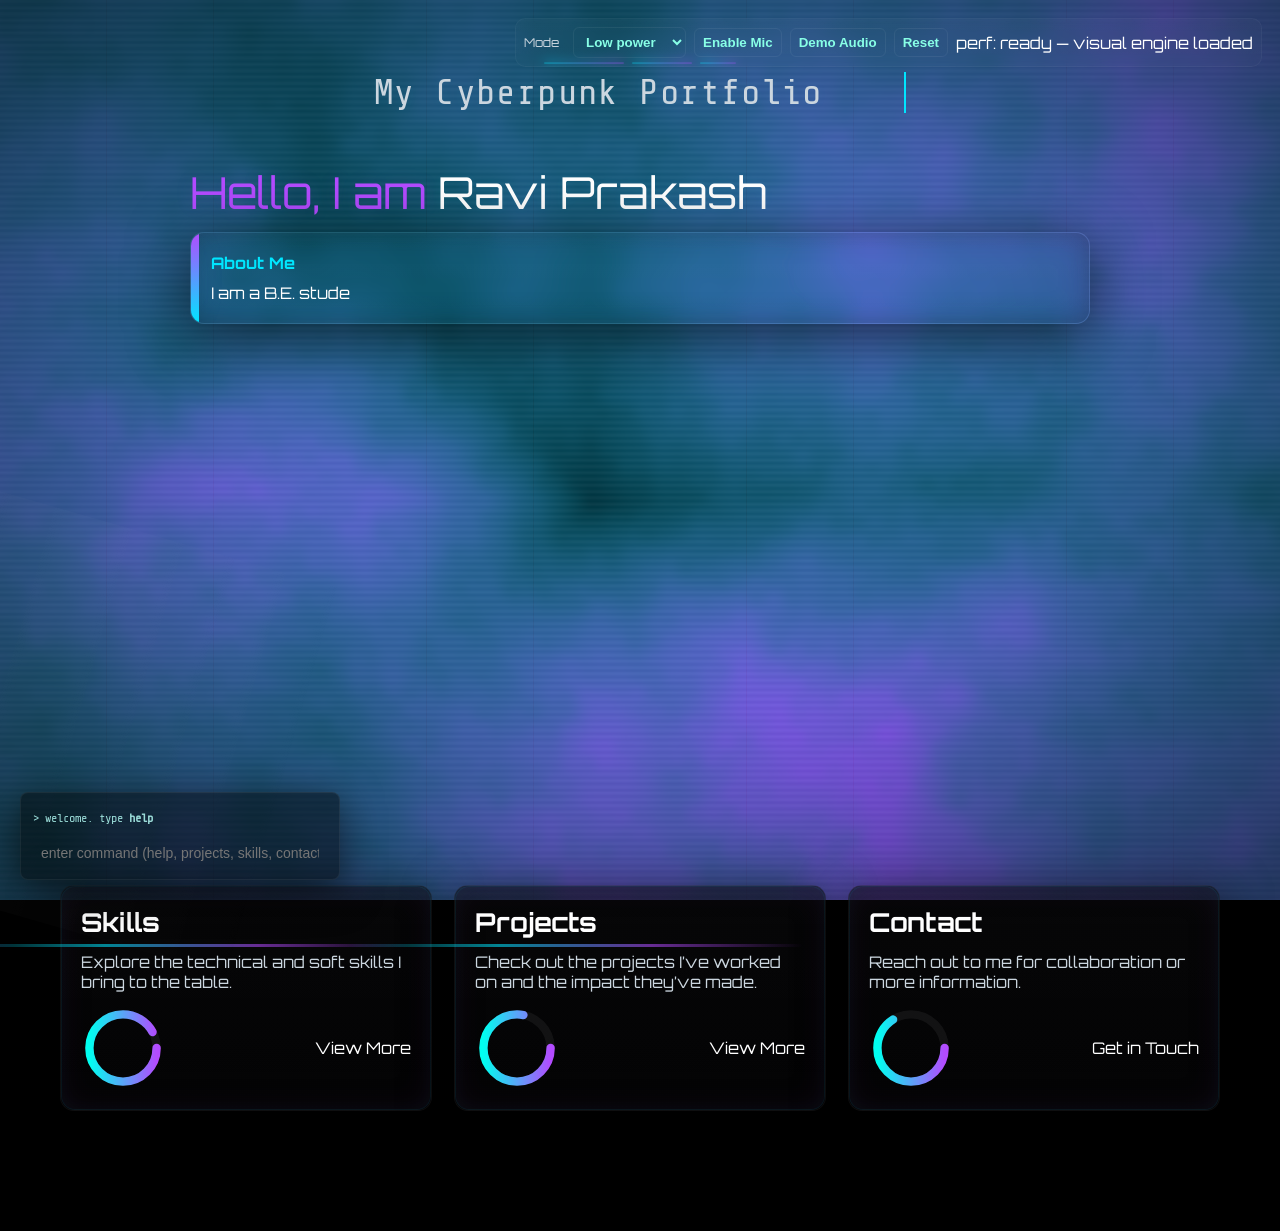
<file: index.html>
<!doctype html>
<html lang="en">
<head>
<meta charset="utf-8" />
<meta name="viewport" content="width=device-width,initial-scale=1" />
<link rel="icon" type="image/png" href="favicon.png">
<title>My Cyberpunk Portfolio — Home</title>
<meta name="description" content="Ravi Prakash — B.E. CSE student passionate about front-end development and meaningful projects." />

<!-- Fonts -->
<link href="https://fonts.googleapis.com/css2?family=Orbitron:wght@400;700&family=Share+Tech+Mono&display=swap" rel="stylesheet">

<link rel="stylesheet" href="css/index.css">
</head>
<body>

<!-- WebGL shader canvas (background, multi-uniform) -->
<canvas id="bg-shader" aria-hidden="true"></canvas>

<!-- canvas particles (additive) -->
<canvas id="particles" aria-hidden="true"></canvas>

<!-- overlay scanlines -->
<div class="screen-overlay" aria-hidden="true"></div>

<!-- SPA dark overlay (prevents white flash during navigation) -->
<div id="spa-overlay" aria-hidden="true"></div>

<!-- top controls: performance toggle, mic/demo audio, visuals -->
<div class="top-controls" role="toolbar" aria-label="Visual controls">
  <label>Mode</label>
  <select id="modeSelect" title="Visual mode">
    <option value="max">Max visuals</option>
    <option value="balanced">Balanced</option>
    <option value="low">Low power</option>
  </select>
  <button id="micBtn">Enable Mic</button>
  <button id="demoAudioBtn">Demo Audio</button>
  <button id="resetBtn">Reset</button>
  <div class="perf-indicator" id="perf">perf: ready</div>
</div>

<!-- main content -->
<div class="page" role="main" aria-label="Portfolio main">
  <header>
    <div class="hud" aria-hidden="true"><span></span><span style="width:60px"></span><span style="width:36px"></span></div>
    <div class="title">My Cyberpunk Portfolio</div>
  </header>

  <!-- intro -->
  <section class="homePage" id="home" aria-label="Home">
    <div class="intro">
      <p class="name">Hello, I am <span>Ravi Prakash</span></p>

      <div class="aboutme" role="region" aria-label="About me panel">
        <div class="accent-line" aria-hidden="true"></div>
        <h2>About Me</h2>
        <div id="about-text" aria-live="polite"></div>
      </div>
    </div>
  </section>

  <!-- cards -->
  <nav class="card-container" aria-label="Primary navigation">
    <a class="card" href="skills.html" data-progress="92" aria-label="Skills">
      <div class="sweep" aria-hidden="true"></div>
      <div class="data-flow" aria-hidden="true"></div>
      <div class="corner" aria-hidden="true"><div class="line"></div></div>
      <h3 data-text="Skills">Skills</h3>
      <p>Explore the technical and soft skills I bring to the table.</p>
      <div style="display:flex;justify-content:space-between;align-items:center;">
        <svg class="gauge" viewBox="0 0 100 100" aria-hidden="true">
          <defs><linearGradient id="g1"><stop offset="0%" stop-color="#00fff0"/><stop offset="100%" stop-color="#b34bff"/></linearGradient></defs>
          <circle cx="50" cy="50" r="40" stroke="rgba(255,255,255,0.06)" stroke-width="10" fill="none"></circle>
          <circle class="gauge-fill" cx="50" cy="50" r="40" stroke="url(#g1)" stroke-width="10" stroke-linecap="round" fill="none" stroke-dasharray="251.2" stroke-dashoffset="25"></circle>
        </svg>
        <span class="btn-like">View More</span>
      </div>
    </a>

    <a class="card" href="projects.html" data-progress="78" aria-label="Projects">
      <div class="sweep" aria-hidden="true"></div>
      <div class="data-flow" aria-hidden="true"></div>
      <div class="corner" aria-hidden="true"><div class="line"></div></div>
      <h3 data-text="Projects">Projects</h3>
      <p>Check out the projects I’ve worked on and the impact they’ve made.</p>
      <div style="display:flex;justify-content:space-between;align-items:center;">
        <svg class="gauge" viewBox="0 0 100 100" aria-hidden="true">
          <defs><linearGradient id="g2"><stop offset="0%" stop-color="#00fff0"/><stop offset="100%" stop-color="#b34bff"/></linearGradient></defs>
          <circle cx="50" cy="50" r="40" stroke="rgba(255,255,255,0.06)" stroke-width="10" fill="none"></circle>
          <circle class="gauge-fill" cx="50" cy="50" r="40" stroke="url(#g2)" stroke-width="10" stroke-linecap="round" fill="none" stroke-dasharray="251.2" stroke-dashoffset="55"></circle>
        </svg>
        <span class="btn-like">View More</span>
      </div>
    </a>

    <a class="card" href="contact.html" data-progress="66" aria-label="Contact">
      <div class="sweep" aria-hidden="true"></div>
      <div class="data-flow" aria-hidden="true"></div>
      <div class="corner" aria-hidden="true"><div class="line"></div></div>
      <h3 data-text="Contact">Contact</h3>
      <p>Reach out to me for collaboration or more information.</p>
      <div style="display:flex;justify-content:space-between;align-items:center;">
        <svg class="gauge" viewBox="0 0 100 100" aria-hidden="true">
          <defs><linearGradient id="g3"><stop offset="0%" stop-color="#00fff0"/><stop offset="100%" stop-color="#b34bff"/></linearGradient></defs>
          <circle cx="50" cy="50" r="40" stroke="rgba(255,255,255,0.06)" stroke-width="10" fill="none"></circle>
          <circle class="gauge-fill" cx="50" cy="50" r="40" stroke="url(#g3)" stroke-width="10" stroke-linecap="round" fill="none" stroke-dasharray="251.2" stroke-dashoffset="85"></circle>
        </svg>
        <span class="btn-like">Get in Touch</span>
      </div>
    </a>
  </nav>
</div>

<!-- mini terminal -->
<div class="terminal" role="dialog" aria-label="Terminal">
  <div class="out" id="termOut">> welcome. type <strong>help</strong></div>
  <form id="termForm"><input id="termInput" autocomplete="off" placeholder="enter command (help, projects, skills, contact)" /></form>
</div>

<script src="js/index.js" defer></script>
</body>
</html>
</file>
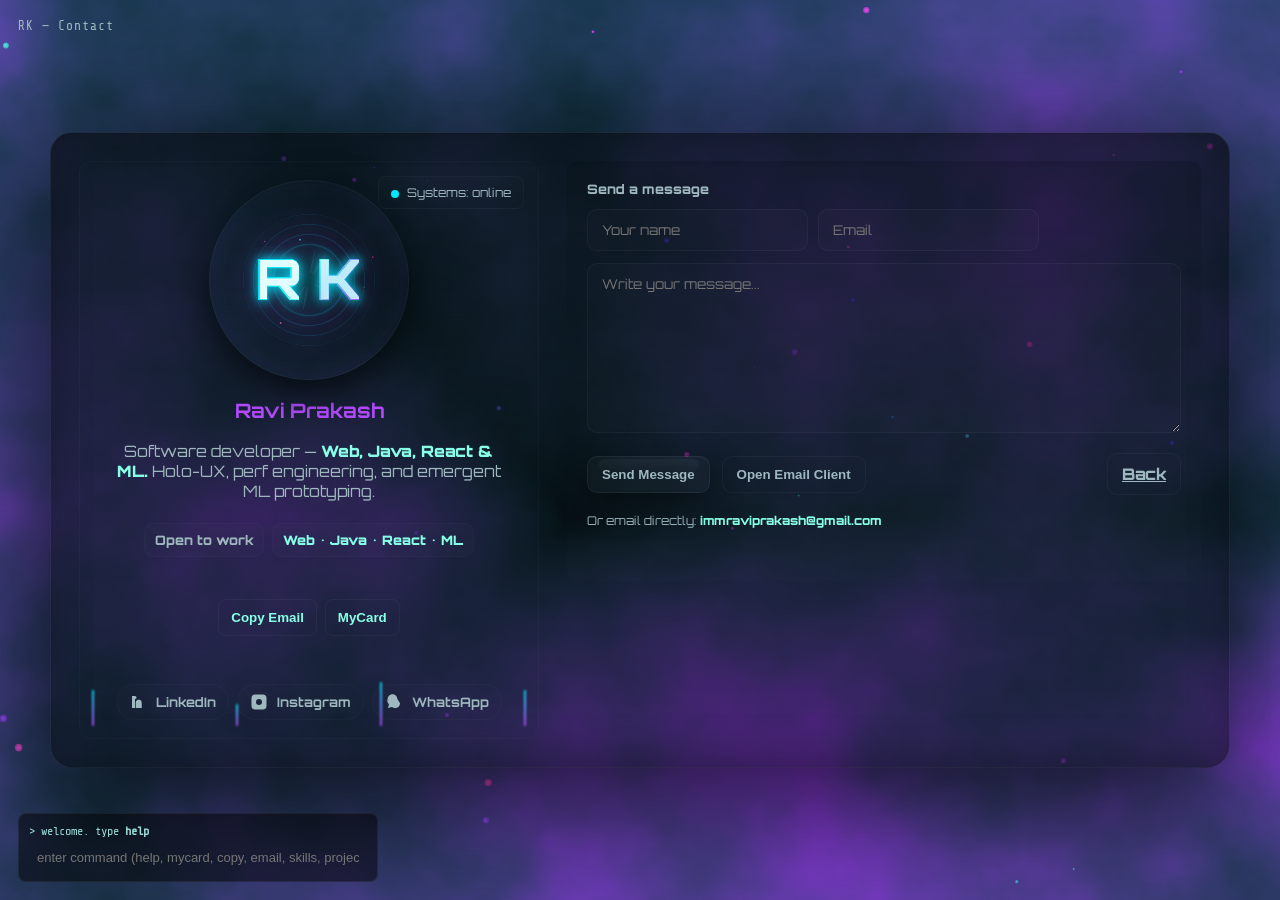
<file: contact.html>
<!doctype html>
<html lang="en">
<head>
<meta charset="utf-8" />
<meta name="viewport" content="width=device-width,initial-scale=1" />
<link rel="icon" type="image/png" href="favicon.png">
<title>Contact — RK</title>
<meta name="description" content="Contact — neon holo shader, particles, interactive RK avatar, downloadable myCard PNG. Futuristic holo UI." />
<link href="https://fonts.googleapis.com/css2?family=Orbitron:wght@400;700&family=Share+Tech+Mono&display=swap" rel="stylesheet">
<link rel="stylesheet" href="css/contact.css">
</head>
<body>

<!-- WebGL shader + particles -->
<canvas id="bg-shader" aria-hidden="true"></canvas>
<canvas id="particles" aria-hidden="true"></canvas>
<div class="scanlines" aria-hidden="true"></div>

<!-- topbar -->
<div class="topbar" aria-hidden="false">
  <div class="title">RK — Contact</div>
</div>

<!-- center content -->
<div class="wrap" role="main" aria-label="Contact main">
  <section class="panel" aria-labelledby="contact-heading">

    <!-- holo avatar / info -->
    <div class="holo" aria-hidden="false">
      <div class="avatar" id="avatar" aria-hidden="true" tabindex="0" role="button" title="Click to copy email">
        <!-- canvas-rendered subtle arc-reactor RK -->
        <canvas id="avatarCanvas" width="512" height="512" aria-hidden="true"></canvas>
        <div class="ring-overlay" aria-hidden="true">
          <div class="ring r1"></div>
          <div class="ring r2"></div>
          <div class="ring r3"></div>
        </div>
      </div>

      <h2 id="contact-heading">Ravi Prakash</h2>
      <p>Software developer — <span class="skill-highlight">Web, Java, React &amp; ML.</span> Holo-UX, perf engineering, and emergent ML prototyping.</p>

      <div class="stats" aria-hidden="true">
        <div class="stat">Open to work</div>
        <div class="stat"><span class="skill-highlight">Web · Java · React · ML</span></div>
      </div>

      <div style="height:18px"></div>
      <div style="width:92%; display:flex; gap:8px; align-items:center; justify-content:center;">
        <button class="copy-btn" id="copyEmail" title="Copy email to clipboard">Copy Email</button>
        <button class="copy-btn" id="downloadCard" title="Download neon business card">MyCard</button>
      </div>

      <div style="height:16px"></div>
      <div class="socials" role="navigation" aria-label="Social links">
        <a class="social" href="https://www.linkedin.com/" target="_blank" rel="noopener noreferrer">
          <svg viewBox="0 0 24 24" fill="none" aria-hidden="true"><path d="M4 4h4v16H4zM8 4a2 2 0 110 4 2 2 0 010-4zM13 11v9h4v-5c0-3 0-6-4-6s-4 3-4 6v5h4z" fill="currentColor"/></svg> LinkedIn
        </a>
        <a class="social" href="https://www.instagram.com/__nighthawk.__/" target="_blank" rel="noopener noreferrer">
          <svg viewBox="0 0 24 24" fill="none" aria-hidden="true"><path d="M7 2h10a5 5 0 015 5v10a5 5 0 01-5 5H7a5 5 0 01-5-5V7a5 5 0 015-5zM12 8a4 4 0 100 8 4 4 0 000-8zM17.5 6.5h.01" fill="currentColor"/></svg> Instagram
        </a>
        <a class="social" href="https://wa.me/+916361663390" target="_blank" rel="noopener noreferrer">
          <svg viewBox="0 0 24 24" fill="none" aria-hidden="true"><path d="M20 13.5c0 3.6-2.9 6.5-6.5 6.5a8 8 0 01-4.4-1.3L4 20l1.3-4.9A6.5 6.5 0 013.5 8C3.5 4.4 6.4 1.5 10 1.5S16.5 4.4 16.5 8" fill="currentColor"/></svg> WhatsApp
        </a>
      </div>
      <div class="hud-lines" aria-hidden="true">
        <div class="col"></div><div class="col"></div><div class="col"></div><div class="col"></div>
      </div>
      <div class="mini-hud" aria-hidden="true"><span class="dot"></span>Systems: online</div>
    </div>

    <!-- contact form -->
    <form class="contact-form" id="contactForm" novalidate>
      <label style="font-size:13px;color:var(--muted);font-weight:800">Send a message</label>

      <div class="row">
        <input type="text" id="name" name="name" placeholder="Your name" required aria-label="Your name" />
        <input type="email" id="email" name="email" placeholder="Email" required aria-label="Your email" />
      </div>

      <textarea id="message" name="message" placeholder="Write your message..." aria-label="Message" required></textarea>

      <div class="actions">
        <button type="submit" class="btn ghost send-glass" id="sendBtn">Send Message</button>
        <button type="button" class="btn ghost" id="emailBtn">Open Email Client</button>
        <div style="flex:1"></div>
        <!-- Back button: real href for fallback and intercepted for SPA -->
        <a class="btn ghost" href="index.html" id="backHome" data-spa>Back</a>
      </div>

      <p style="font-size:12px;color:var(--muted); margin-top:6px">Or email directly: <span id="emailText" style="color:var(--accent); font-weight:800">immraviprakash@gmail.com</span></p>
    </form>

  </section>
</div>

<!-- terminal -->
<div class="terminal" role="dialog" aria-label="Terminal">
  <div class="out" id="termOut">&gt; welcome. type <strong>help</strong></div>
  <form id="termForm"><input id="termInput" autocomplete="off" placeholder="enter command (help, mycard, copy, email, skills, projects, home, status)" /></form>
</div>

<!-- toast -->
<div class="toast" id="toast" role="status" aria-live="polite">Message sent</div>

<!-- modal placeholder -->
<div id="modalRoot" aria-hidden="true"></div>

<script src="js/contact.js" defer></script>
</body>
</html>
</file>
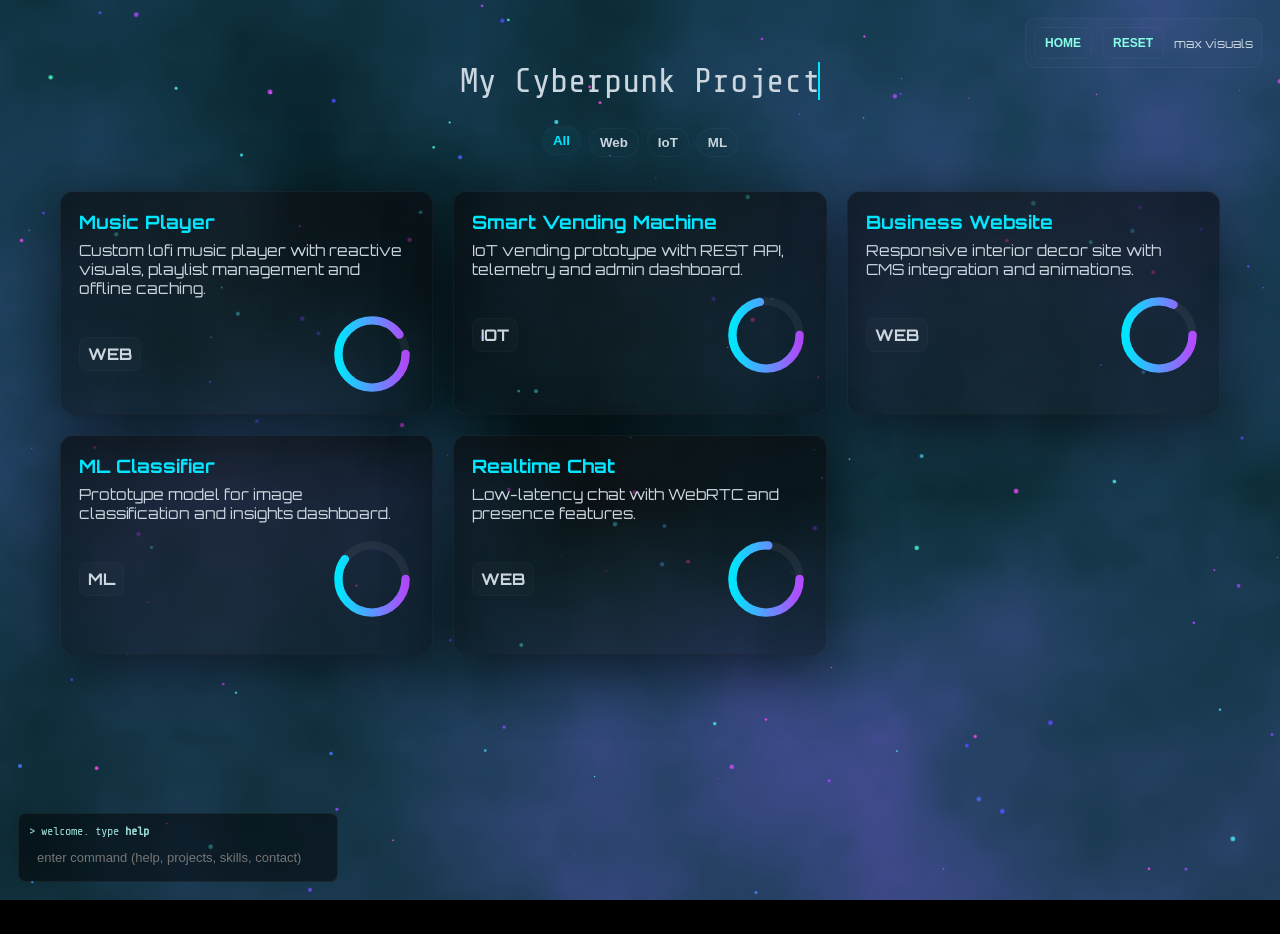
<file: projects.html>
<!doctype html>
<html lang="en">
<head>
<meta charset="utf-8" />
<meta name="viewport" content="width=device-width,initial-scale=1" />
<link rel="icon" type="image/png" href="favicon.png">

<title>Projects</title>
<meta name="description" content="Projects — neon, holo shader, particles, glass cards. Matches Skills visuals." />
<link href="https://fonts.googleapis.com/css2?family=Orbitron:wght@400;700&family=Share+Tech+Mono&display=swap" rel="stylesheet">
<link rel="stylesheet" href="css/projects.css">
</head>
<body>

<!-- shader + particles -->
<canvas id="bg-shader" aria-hidden="true"></canvas>
<canvas id="particles" aria-hidden="true"></canvas>
<div class="screen-overlay" aria-hidden="true"></div>

<!-- top UI -->
<div class="top-controls" role="toolbar" aria-label="Controls">
  <button class="hud-btn" onclick="location.href='index.html'">HOME</button>
  <button class="hud-btn" id="resetBtn">RESET</button>
  <div class="perf-indicator" id="perf">ready</div>
</div>

<!-- content -->
<div class="page" role="main">
  <header>
    <div class="title">My Cyberpunk Projects</div>
  </header>

  <div class="toolbar" aria-hidden="false">
    <div class="search-wrap">
      <!-- search removed as requested -->
      <button class="chip" data-tag="all">All</button>
      <button class="chip" data-tag="web">Web</button>
      <button class="chip" data-tag="iot">IoT</button>
      <button class="chip" data-tag="ml">ML</button>
    </div>
  </div>

  <section class="grid" id="projectsGrid" aria-label="Projects list">
    <!-- project cards injected by JS for convenience -->
  </section>
</div>

<!-- modal (hidden by default) -->
<div id="modalWrap" aria-hidden="true" style="display:none;"></div>

<!-- terminal -->
<div class="terminal" role="dialog" aria-label="Terminal">
  <div class="out" id="termOut">&gt; welcome. type <strong>help</strong></div>
  <form id="termForm"><input id="termInput" autocomplete="off" placeholder="enter command (help, projects, skills, contact)" /></form>
</div>

<script src="js/projects.js" defer></script>
</body>
</html>
</file>
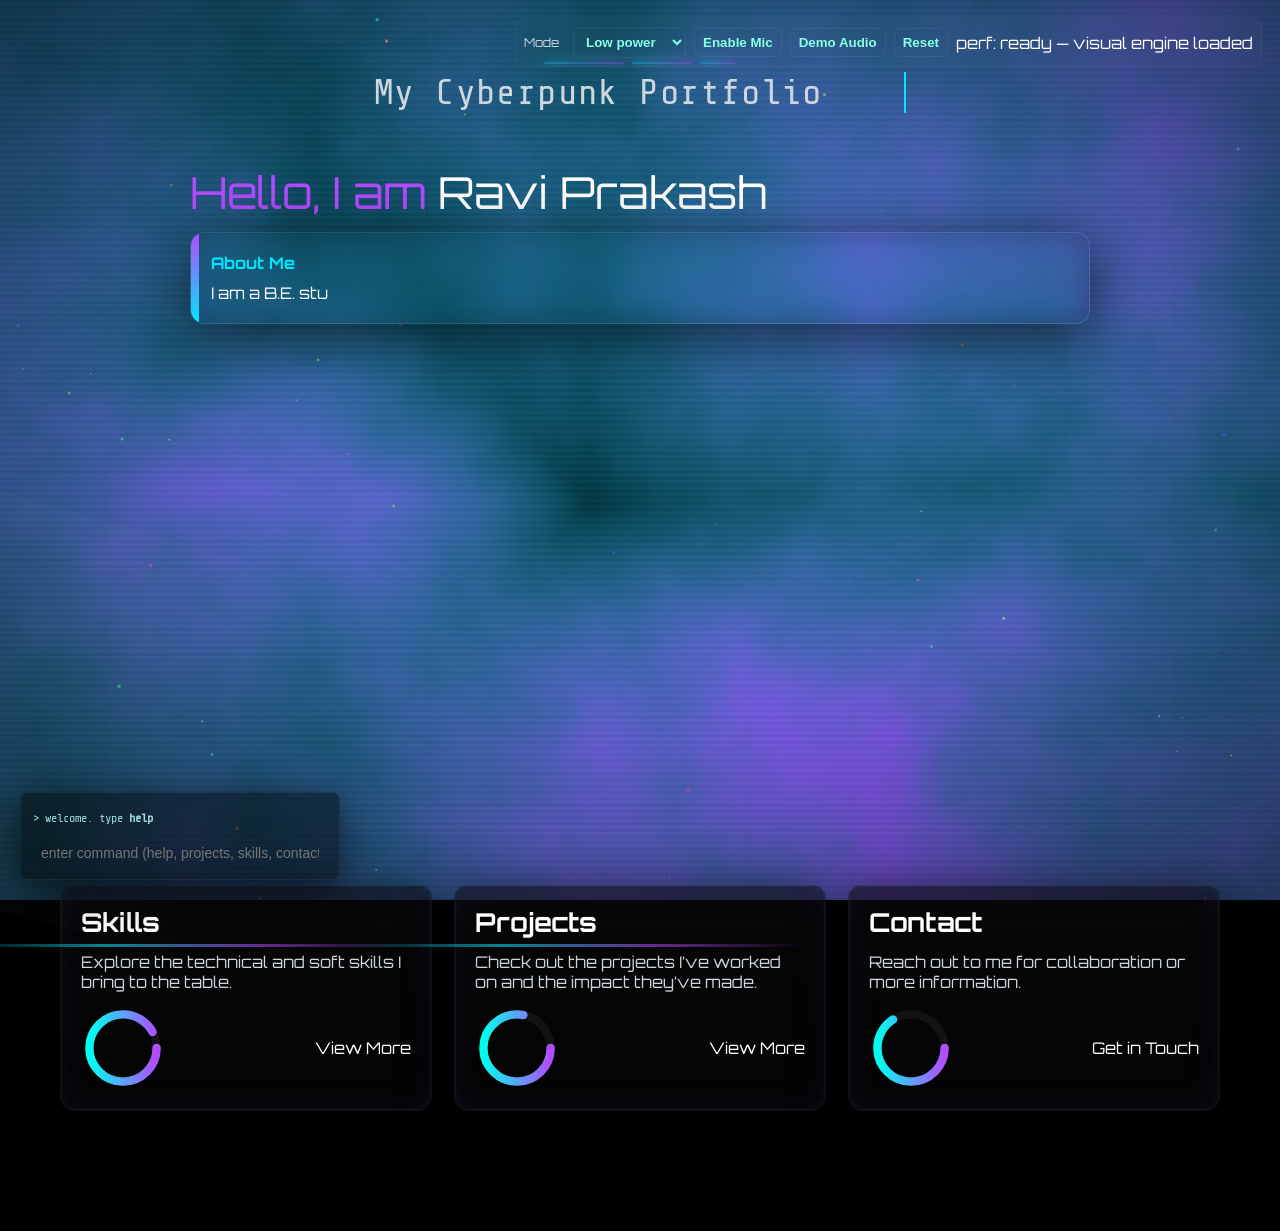
<file: stud.html>
<!doctype html>
<html lang="en">
<head>
<meta charset="utf-8" />
<meta name="viewport" content="width=device-width,initial-scale=1" />
<link rel="icon" type="image/png" href="favicon.png">
<title>My Cyberpunk Portfolio — Home</title>
<meta name="description" content="Ravi Prakash — B.E. CSE student passionate about front-end development and meaningful projects." />

<!-- Fonts -->
<link href="https://fonts.googleapis.com/css2?family=Orbitron:wght@400;700&family=Share+Tech+Mono&display=swap" rel="stylesheet">

<link rel="stylesheet" href="css/stud.css">
</head>
<body>

<!-- WebGL shader canvas (background, multi-uniform) -->
<canvas id="bg-shader" aria-hidden="true"></canvas>

<!-- canvas particles (additive) -->
<canvas id="particles" aria-hidden="true"></canvas>

<!-- overlay scanlines -->
<div class="screen-overlay" aria-hidden="true"></div>

<!-- SPA dark overlay (prevents white flash during navigation) -->
<div id="spa-overlay" aria-hidden="true"></div>

<!-- top controls: performance toggle, mic/demo audio, visuals -->
<div class="top-controls" role="toolbar" aria-label="Visual controls">
  <label>Mode</label>
  <select id="modeSelect" title="Visual mode">
    <option value="max">Max visuals</option>
    <option value="balanced">Balanced</option>
    <option value="low">Low power</option>
  </select>
  <button id="micBtn">Enable Mic</button>
  <button id="demoAudioBtn">Demo Audio</button>
  <button id="resetBtn">Reset</button>
  <div class="perf-indicator" id="perf">perf: ready</div>
</div>

<!-- main content -->
<div class="page" role="main" aria-label="Portfolio main">
  <header>
    <div class="hud" aria-hidden="true"><span></span><span style="width:60px"></span><span style="width:36px"></span></div>
    <div class="title">My Cyberpunk Portfolio</div>
  </header>

  <!-- intro -->
  <section class="homePage" id="home" aria-label="Home">
    <div class="intro">
      <p class="name">Hello, I am <span>Ravi Prakash</span></p>

      <div class="aboutme" role="region" aria-label="About me panel">
        <div class="accent-line" aria-hidden="true"></div>
        <h2>About Me</h2>
        <div id="about-text" aria-live="polite"></div>
      </div>
    </div>
  </section>

  <!-- cards -->
  <nav class="card-container" aria-label="Primary navigation">
    <a class="card" href="skills.html" data-progress="92" aria-label="Skills">
      <div class="sweep" aria-hidden="true"></div>
      <div class="data-flow" aria-hidden="true"></div>
      <div class="corner" aria-hidden="true"><div class="line"></div></div>
      <h3 data-text="Skills">Skills</h3>
      <p>Explore the technical and soft skills I bring to the table.</p>
      <div style="display:flex;justify-content:space-between;align-items:center;">
        <svg class="gauge" viewBox="0 0 100 100" aria-hidden="true">
          <defs><linearGradient id="g1"><stop offset="0%" stop-color="#00fff0"/><stop offset="100%" stop-color="#b34bff"/></linearGradient></defs>
          <circle cx="50" cy="50" r="40" stroke="rgba(255,255,255,0.06)" stroke-width="10" fill="none"></circle>
          <circle class="gauge-fill" cx="50" cy="50" r="40" stroke="url(#g1)" stroke-width="10" stroke-linecap="round" fill="none" stroke-dasharray="251.2" stroke-dashoffset="25"></circle>
        </svg>
        <span class="btn-like">View More</span>
      </div>
    </a>

    <a class="card" href="projects.html" data-progress="78" aria-label="Projects">
      <div class="sweep" aria-hidden="true"></div>
      <div class="data-flow" aria-hidden="true"></div>
      <div class="corner" aria-hidden="true"><div class="line"></div></div>
      <h3 data-text="Projects">Projects</h3>
      <p>Check out the projects I’ve worked on and the impact they’ve made.</p>
      <div style="display:flex;justify-content:space-between;align-items:center;">
        <svg class="gauge" viewBox="0 0 100 100" aria-hidden="true">
          <defs><linearGradient id="g2"><stop offset="0%" stop-color="#00fff0"/><stop offset="100%" stop-color="#b34bff"/></linearGradient></defs>
          <circle cx="50" cy="50" r="40" stroke="rgba(255,255,255,0.06)" stroke-width="10" fill="none"></circle>
          <circle class="gauge-fill" cx="50" cy="50" r="40" stroke="url(#g2)" stroke-width="10" stroke-linecap="round" fill="none" stroke-dasharray="251.2" stroke-dashoffset="55"></circle>
        </svg>
        <span class="btn-like">View More</span>
      </div>
    </a>

    <a class="card" href="contact.html" data-progress="66" aria-label="Contact">
      <div class="sweep" aria-hidden="true"></div>
      <div class="data-flow" aria-hidden="true"></div>
      <div class="corner" aria-hidden="true"><div class="line"></div></div>
      <h3 data-text="Contact">Contact</h3>
      <p>Reach out to me for collaboration or more information.</p>
      <div style="display:flex;justify-content:space-between;align-items:center;">
        <svg class="gauge" viewBox="0 0 100 100" aria-hidden="true">
          <defs><linearGradient id="g3"><stop offset="0%" stop-color="#00fff0"/><stop offset="100%" stop-color="#b34bff"/></linearGradient></defs>
          <circle cx="50" cy="50" r="40" stroke="rgba(255,255,255,0.06)" stroke-width="10" fill="none"></circle>
          <circle class="gauge-fill" cx="50" cy="50" r="40" stroke="url(#g3)" stroke-width="10" stroke-linecap="round" fill="none" stroke-dasharray="251.2" stroke-dashoffset="85"></circle>
        </svg>
        <span class="btn-like">Get in Touch</span>
      </div>
    </a>
  </nav>
</div>

<!-- mini terminal -->
<div class="terminal" role="dialog" aria-label="Terminal">
  <div class="out" id="termOut">> welcome. type <strong>help</strong></div>
  <form id="termForm"><input id="termInput" autocomplete="off" placeholder="enter command (help, projects, skills, contact)" /></form>
</div>

<script src="js/stud.js" defer></script>
</body>
</html>
</file>
<file: css/index.css>
:root{
    --max-w:1200px;
    --cyan:#00e6ff;
    --magenta:#b34bff;
    --accent:#88ffe6;
    --muted:#cbd6df;
    --panel-bg: rgba(6,6,8,0.52);
    --ui-bg: rgba(0,0,0,0.45);
  }
  *{box-sizing:border-box;margin:0;padding:0}
  html,body{height:100%}
  body{
    font-family:"Orbitron","Share Tech Mono",monospace;
    color:#fff; background:#000; overflow-x:hidden;
    -webkit-font-smoothing:antialiased; -moz-osx-font-smoothing:grayscale;
  }

  /* Fullscreen canvases (shader + particles) */
  canvas#bg-shader, canvas#particles {
    position:fixed; inset:0; width:100%; height:100%; display:block; z-index:0;
  }

  /* small top UI */
  .top-controls{
    position:fixed; right:18px; top:18px; z-index:20; display:flex; gap:8px; align-items:center;
    background: linear-gradient(180deg, rgba(255,255,255,0.02), rgba(255,255,255,0.01));
    border-radius:10px; padding:8px; border:1px solid rgba(255,255,255,0.04);
    backdrop-filter: blur(6px);
  }
  .top-controls button, .top-controls select {
    background:transparent; color:var(--accent); border:1px solid rgba(255,255,255,0.06);
    padding:6px 8px; border-radius:6px; cursor:pointer; font-weight:700;
  }
  .top-controls label { font-size:12px; color:var(--muted); margin-right:6px; }

  /* scanline overlay */
  .screen-overlay {
    position:fixed; inset:0; pointer-events:none; z-index:2;
    background: repeating-linear-gradient(to bottom, rgba(255,255,255,0.02) 0 1px, transparent 1px 4px);
    mix-blend-mode: overlay; opacity:0.45;
  }

  /* main page content over canvases */
  .page {
    position:relative; z-index:6; max-width:var(--max-w); margin:28px auto;
    padding:44px 20px 120px; display:grid; gap:36px;
  }

  header{ display:flex; align-items:center; justify-content:center; position:relative }
  header .title {
    font-family:"Share Tech Mono", monospace; font-size:clamp(18px,3.8vw,36px);
    letter-spacing:1.4px; color:var(--muted); white-space:nowrap; overflow:hidden;
    border-right:2px solid var(--cyan); width:0; animation:typing 3.6s steps(30,end) forwards;
    text-shadow:0 0 12px rgba(0,230,255,0.06);
  }
  @keyframes typing { from{width:0} to{ width:28ch } }

  /* HUD micro-lines */
  .hud { position:absolute; top:-10px; left:50%; transform:translateX(-50%); display:flex; gap:8px; z-index:6; pointer-events:none }
  .hud span{ width:80px; height:2px; background: linear-gradient(90deg,var(--cyan),var(--magenta)); border-radius:2px; filter:blur(0.6px); opacity:0.9 }

  /* hero / about */
  .homePage{ min-height:calc(100vh - 200px); display:grid; place-items:start center; padding-top:16px; }
  .intro{ width:100%; max-width:900px; position:relative; z-index:6 }
  .name{ font-size:clamp(28px,6vw,44px); color:var(--magenta); text-shadow:0 0 18px rgba(179,75,255,0.14); margin-bottom:12px }
  .name span{ color:#fff; text-shadow:0 0 8px rgba(0,230,255,0.06) }

  .aboutme{
    position:relative; z-index:6; background: linear-gradient(180deg, rgba(255,255,255,0.02), rgba(255,255,255,0.008));
    border-radius:14px; padding:20px; border:1px solid rgba(255,255,255,0.06);
    backdrop-filter: blur(8px) saturate(1.08);
    box-shadow: 0 12px 60px rgba(0,0,0,0.6), inset 0 0 30px rgba(0,0,0,0.25); overflow:hidden;
  }
  .aboutme .accent-line { position:absolute; left:0; top:0; bottom:0; width:8px; background: linear-gradient(180deg,var(--magenta),var(--cyan)); box-shadow:0 0 30px rgba(0,230,255,0.08); border-top-left-radius:14px; border-bottom-left-radius:14px; }
  .aboutme h2{ color:var(--cyan); margin-bottom:10px; font-size:16px; z-index:6 }

  /* module cards */
  .card-container{ display:grid; grid-template-columns: repeat(auto-fit, minmax(300px,1fr)); gap:22px; align-items:stretch; z-index:6; }
  a.card{
    position:relative; display:flex; flex-direction:column; justify-content:flex-end; gap:14px;
    padding:20px; min-height:220px; border-radius:14px; text-decoration:none; color:inherit;
    background: linear-gradient(180deg, rgba(8,8,10,0.6), rgba(10,10,12,0.42));
    border: 1px solid rgba(255,255,255,0.04);
    box-shadow: 0 10px 50px rgba(0,0,0,0.6), inset 0 0 30px rgba(0,0,0,0.25);
    overflow:visible; transform-style:preserve-3d; transition: transform 0.45s cubic-bezier(.18,.9,.24,1), box-shadow 0.45s;
    z-index:6;
  }
  a.card::before, a.card::after{ content:""; position:absolute; inset:0; border-radius:14px; pointer-events:none; }
  a.card::before{ box-shadow: 0 0 30px rgba(179,75,255,0.06) inset, 0 0 20px rgba(0,230,255,0.04) inset; mix-blend-mode: screen; opacity:0.9; }
  a.card::after{ border:1px solid rgba(0,230,255,0.06); background: linear-gradient(180deg, rgba(255,255,255,0.01), rgba(255,255,255,0.001)); }

  .sweep { position:absolute; left:-30%; right:-30%; top:-40%; bottom:-40%; pointer-events:none; background: linear-gradient(90deg, rgba(255,255,255,0.00) 0, rgba(255,255,255,0.04) 45%, rgba(255,255,255,0.00) 90%); transform: rotate(16deg) translateX(-170%); opacity:0.45; mix-blend-mode: overlay; animation: sweep 6.5s linear infinite; }
  @keyframes sweep { 0%{transform:rotate(16deg) translateX(-170%)} 100%{transform:rotate(16deg) translateX(170%)} }

  .card h3{ margin:0; font-size:clamp(18px,2.8vw,26px); z-index:7; position:relative }
  .card p{ margin:0; color:var(--muted); z-index:7 }

  .corner{ position:absolute; top:12px; right:12px; z-index:7; }
  .corner .line:before{ content:""; position:absolute; right:0; top:0; height:2px; width:100%; background:linear-gradient(90deg,var(--cyan),var(--magenta)); border-radius:2px }

  .data-flow{ position:absolute; left:-12%; right:-12%; height:3px; top:26%; background: linear-gradient(90deg, transparent, rgba(0,230,255,0.6), rgba(179,75,255,0.6), transparent); transform:translateX(-100%); animation:flow 3s linear infinite; opacity:0.95; z-index:6; pointer-events:none; }
  @keyframes flow{ 0%{transform:translateX(-100%)} 100%{transform:translateX(100%)} }

  a.card{ opacity:0; transform: translateY(12px) scale(.995) }
  a.card.revealed{ opacity:1; transform: translateY(0) scale(1); transition: all 560ms cubic-bezier(.2,.9,.25,1) }

  .gauge{ width:84px; height:84px; display:inline-block; transform:translateZ(50px); z-index:7 }

  /* terminal */
  .terminal{
    position:fixed; left:20px; bottom:20px; z-index:8; width:320px; max-width:40vw;
    background:var(--ui-bg); border:1px solid rgba(255,255,255,0.06); border-radius:8px; padding:12px;
    font-family:"Share Tech Mono",monospace; color:var(--accent); box-shadow:0 10px 40px rgba(0,0,0,0.6);
  }
  .terminal input{ width:100%; background:transparent; border:none; color:var(--accent); outline:none; font-size:14px; padding:6px 8px }
  .terminal .out{ font-size:12px; color:#9bdcd8; margin-bottom:8px; max-height:120px; overflow:auto; padding:6px 0 }

  /* =========================
     SPA overlay & flash prevention (inserted so navigations don't flash white)
     - overlay shows instantly on navigation
     - swap looks for section.panel or .page and swaps that node only
     ========================= */
  html,body { background: #000 !important; }
  #spa-overlay {
    position: fixed;
    inset: 0;
    z-index: 99999;
    pointer-events: none;
    background: linear-gradient(180deg,#03060a,#001428 60%);
    opacity: 0;
    transition: opacity .28s cubic-bezier(.2,.9,.25,1);
    will-change: opacity;
  }
  #spa-overlay.show { pointer-events: auto; opacity: 1; }

  /* fade helpers for the swapped panel (non-invasive) */
  section.panel, .page { transition: opacity .28s cubic-bezier(.2,.9,.25,1), transform .28s cubic-bezier(.2,.9,.25,1); }
  .spa-fade-out { opacity: 0; transform: translateY(6px) scale(.995); pointer-events: none; }
  .spa-fade-in  { opacity: 1; transform: none; pointer-events: auto; }

  @media(max-width:720px){
    .page{ padding:18px 12px 80px }
    .intro{ padding:12px }
    .terminal{ width:82vw; left:9vw }
    .top-controls { right:8px; top:8px; padding:6px }
  }

  @media (prefers-reduced-motion: reduce){
    #bg-shader, #particles, .sweep, .data-flow { animation:none; }
    header .title { animation:none; width:auto; border-right:0; }
  }
</file>
<file: css/contact.css>
:root{
    --cyan:#00e6ff;
    --magenta:#b34bff;
    --accent:#88ffe6;
    --muted:#9fb8bf;
    --glass: rgba(255,255,255,0.02);
    --glass-strong: rgba(255,255,255,0.04);
    --panel-bg: rgba(2,4,7,0.64);
    --radius: 14px;
    --max-w: 1400px;
    --nanochrome: rgba(130,255,230,0.06);
  }
  *{box-sizing:border-box;margin:0;padding:0}
  html,body{height:100%}
  body{
    font-family:"Orbitron","Share Tech Mono",monospace;
    background:#000; color:#fff; overflow:hidden;
    -webkit-font-smoothing:antialiased; -moz-osx-font-smoothing:grayscale;
  }

  /* canvases */
  canvas#bg-shader, canvas#particles { position:fixed; inset:0; width:100%; height:100%; z-index:0; display:block; }
  .scanlines { position:fixed; inset:0; pointer-events:none; z-index:2; background: repeating-linear-gradient(to bottom, rgba(255,255,255,0.01) 0 1px, transparent 1px 5px); mix-blend-mode: overlay; opacity:0.18; animation:scanShift 12s linear infinite; }
  @keyframes scanShift { from{ background-position:0 0 } to{ background-position:0 1200px } }

  /* top bar */
  .topbar { position:fixed; left:18px; top:18px; z-index:40; display:flex; gap:10px; align-items:center; color:var(--muted); font-size:13px; }
  .topbar .title { font-family:"Share Tech Mono"; color:var(--muted); letter-spacing:1px; text-shadow:0 0 8px rgba(0,230,255,0.02) }

  /* center layout */
  .wrap { position:relative; z-index:6; min-height:100vh; display:flex; align-items:center; justify-content:center; padding:48px 20px; max-width:var(--max-w); margin:0 auto; }

  /* glass panel */
  .panel {
    width:min(1180px, 96vw);
    background: linear-gradient(180deg, rgba(6,8,12,0.62), rgba(4,6,10,0.44));
    border: 1px solid var(--glass-strong);
    border-radius:calc(var(--radius) + 8px);
    padding:28px;
    box-shadow: 0 26px 140px rgba(0,0,0,0.82), inset 0 -10px 40px rgba(0,0,0,0.28);
    display:grid; grid-template-columns: 460px 1fr; gap:28px; align-items:start;
    transform-style:preserve-3d;
    overflow:visible;
    transition: opacity .28s cubic-bezier(.2,.9,.25,1), transform .28s cubic-bezier(.2,.9,.25,1);
    opacity:1;
  }

  /* transition helper classes (used by SPA navigation) */
  .panel.fade-out { opacity:0; transform: translateY(6px) scale(.995); pointer-events:none; }
  .panel.fade-in { opacity:1; transform: none; pointer-events:auto; }

  /* holo column */
  .holo {
    position:relative; border-radius:12px; padding:18px; min-height:420px;
    background: linear-gradient(180deg, rgba(255,255,255,0.006), rgba(255,255,255,0.002));
    border:1px solid rgba(255,255,255,0.02); overflow:visible;
    display:flex; flex-direction:column; gap:12px; justify-content:center; align-items:center;
    perspective:1400px;
  }
  .holo .avatar {
    width:200px; height:200px; border-radius:50%; overflow:hidden; border:1px solid rgba(255,255,255,0.04);
    display:flex; align-items:center; justify-content:center; background:linear-gradient(90deg, rgba(0,230,255,0.02), rgba(179,75,255,0.02));
    box-shadow: 0 10px 36px rgba(0,0,0,0.72), 0 0 24px rgba(0,230,255,0.035);
    transform-style:preserve-3d; cursor:pointer; position:relative; transition:transform .22s ease;
  }
  #avatarCanvas{ width:100%; height:100%; display:block; border-radius:50%; }

  /* animated ring overlay */
  .ring-overlay { position:absolute; inset: -18px; pointer-events:none; z-index:8; display:flex; align-items:center; justify-content:center; }
  .ring { position:absolute; width:92%; height:92%; border-radius:50%; border:1px solid rgba(255,255,255,0.02); mix-blend-mode: screen; opacity:0.85; transform:rotate(0deg); }
  .ring.r1 { box-shadow: 0 0 30px rgba(0,230,255,0.06); border-color: rgba(0,230,255,0.05); animation:spinS 12s linear infinite; }
  .ring.r2 { box-shadow: 0 0 22px rgba(179,75,255,0.05); border-color: rgba(179,75,255,0.03); animation:spinS 20s linear reverse infinite; transform:scale(.86); }
  .ring.r3 { box-shadow: 0 0 16px rgba(136,255,230,0.03); border-color: rgba(136,255,230,0.02); animation:spinS 36s linear infinite; transform:scale(.95); }
  @keyframes spinS { from{ transform:rotate(0deg) } to{ transform:rotate(360deg) } }

  .holo h2 { margin:6px 0 0; font-size:1.24rem; color:var(--magenta); text-shadow:0 0 14px rgba(179,75,255,0.06) }
  .holo p { margin:6px 0 0; color:var(--muted); font-size:0.98rem; text-align:center; max-width:92% }
  .skill-highlight { color: var(--accent); font-weight:900; text-shadow: 0 0 10px rgba(0,230,255,0.06); }

  .stats { display:flex; gap:8px; margin-top:10px; }
  .stat { background:rgba(255,255,255,0.01); border:1px solid rgba(255,255,255,0.02); padding:8px 10px; border-radius:10px; font-weight:800; color:var(--muted); font-size:13px; }

  .copy-btn { background:transparent; border:1px solid rgba(255,255,255,0.04); color:var(--accent); padding:10px 12px; border-radius:8px; cursor:pointer; font-weight:800; }

  /* HUD lines */
  .hud-lines { position:absolute; inset:auto 12px 12px 12px; z-index:9; pointer-events:none; display:flex; gap:8px; justify-content:space-between; align-items:flex-end; opacity:0.9; }
  .hud-lines .col { width:2px; background:linear-gradient(180deg,var(--cyan),var(--magenta)); height:36px; border-radius:2px; filter:blur(0.8px); animation:bar 2.2s ease-in-out infinite; transform-origin:bottom; }
  .hud-lines .col:nth-child(2){ height:22px; animation-delay:0.2s }
  .hud-lines .col:nth-child(3){ height:44px; animation-delay:0.35s }
  @keyframes bar { 0%{ transform:scaleY(.25); opacity:.24 } 50%{ transform:scaleY(1.25); opacity:1 } 100%{ transform:scaleY(.3); opacity:.32 } }

  /* contact form right column */
  form.contact-form { background: linear-gradient(180deg, rgba(0,0,0,0.12), rgba(255,255,255,0.01)); border-radius:10px; padding:20px; display:flex; flex-direction:column; gap:12px; min-height:420px; position:relative; }
  .row { display:flex; gap:10px; }
  input[type=text], input[type=email], textarea {
    background: rgba(255,255,255,0.01); border:1px solid rgba(255,255,255,0.04);
    color:var(--muted); padding:12px 14px; border-radius:10px; outline:none; font-family:inherit;
    transition: box-shadow .18s ease, transform .12s ease;
  }
  input:focus, textarea:focus { box-shadow: 0 12px 44px rgba(0,230,255,0.06); transform:translateY(-2px); border-color: rgba(0,230,255,0.14); color:#e6fbff }
  textarea { min-height:170px; resize:vertical; }

  .actions { display:flex; gap:12px; align-items:center; margin-top:8px; }
  .btn { background:linear-gradient(90deg,var(--cyan),var(--magenta)); color:#001; padding:10px 14px; border-radius:10px; font-weight:800; border:none; cursor:pointer; box-shadow:0 12px 44px rgba(0,0,0,0.6); transition: transform .14s ease, filter .14s; }
  .btn.ghost { background:transparent; color:var(--muted); border:1px solid rgba(255,255,255,0.04); box-shadow:none; }

  .btn.send-glass { background: rgba(255,255,255,0.02) !important; color: var(--muted) !important; border:1px solid rgba(255,255,255,0.06) !important; backdrop-filter: blur(8px) saturate(0.9); box-shadow: 0 10px 30px rgba(0,0,0,0.5), inset 0 1px 0 rgba(255,255,255,0.02); border-radius:10px; font-weight:700; position:relative; overflow:visible; }
  .btn.send-glass::before{ content:''; position:absolute; left:8%; right:8%; top:6%; height:36%; background: linear-gradient(180deg, rgba(255,255,255,0.06), rgba(255,255,255,0.01)); border-radius:8px; mix-blend-mode: overlay; pointer-events:none; opacity:0.7; }
  .btn.send-glass:hover{ transform:translateY(-2px); filter:brightness(1.02); }

  .btn.crystal { --sheen-x: 50%; --sheen-y: 20%; --sheen-op: 0.65; position:relative; background: rgba(255,255,255,0.03); color:var(--muted); padding:12px 18px; border-radius:12px; border:1px solid rgba(255,255,255,0.08); box-shadow: 0 8px 28px rgba(0,0,0,0.55), inset 0 1px 0 rgba(255,255,255,0.03); backdrop-filter: blur(6px) saturate(0.9); font-weight:900; letter-spacing:0.6px; overflow:visible; }
  .btn.crystal::before{ content:''; position:absolute; left:0; right:0; top:0; height:50%; background: linear-gradient(180deg, rgba(255,255,255,var(--sheen-op)), rgba(255,255,255,0.02)); border-top-left-radius:12px; border-top-right-radius:12px; transform-origin: var(--sheen-x) var(--sheen-y); mix-blend-mode: overlay; pointer-events:none; transition: transform .18s ease, opacity .18s; opacity:.9; }
  .btn.crystal::after{ content:''; position:absolute; left:6px; right:6px; bottom:6px; height:10px; border-radius:8px; background: linear-gradient(180deg, rgba(0,0,0,0.18), rgba(0,0,0,0.35)); filter: blur(6px); pointer-events:none; opacity:0.9; }
  .btn.crystal:hover{ transform:translateY(-2px); filter:brightness(1.02) }
  .btn.crystal:active{ transform:translateY(1px); }

  /* socials */
  .socials { display:flex; gap:8px; align-items:center; margin-top:8px; flex-wrap:wrap }
  .social { display:inline-flex; gap:9px; align-items:center; padding:8px 12px; border-radius:999px; background:linear-gradient(90deg, rgba(255,255,255,0.01), rgba(255,255,255,0.005)); border:1px solid rgba(255,255,255,0.02); color:var(--muted); text-decoration:none; font-weight:700; font-size:13px; }
  .social svg{ width:18px;height:18px; filter: drop-shadow(0 6px 14px rgba(0,0,0,0.6)); }

  /* toast */
  .toast { position:fixed; right:20px; bottom:20px; background: linear-gradient(90deg,var(--cyan),var(--magenta)); color:#001; padding:10px 14px; border-radius:10px; font-weight:800; z-index:80; transform:translateY(18px); opacity:0; transition:all .36s cubic-bezier(.2,.9,.25,1); pointer-events:none; box-shadow:0 20px 60px rgba(0,0,0,0.6) }
  .toast.show { opacity:1; transform:translateY(0) }
  .toast.glass { background: rgba(255,255,255,0.02) !important; color: var(--muted) !important; border:1px solid rgba(255,255,255,0.06) !important; box-shadow: 0 12px 40px rgba(0,0,0,0.5); backdrop-filter: blur(10px) saturate(0.9); }

  .copy-pulse { position:fixed; z-index:92; pointer-events:none; border-radius:999px; mix-blend-mode:screen; filter: blur(8px); opacity:0.9; transform: translate(-50%,-50%); }

  /* modal (glass) */
  .modal-backdrop { position:fixed; inset:0; z-index:90; display:flex; align-items:center; justify-content:center; background: rgba(0,0,0,0.35); backdrop-filter: blur(4px); animation:fadeIn .18s ease; }
  .modal { width:min(680px, 92vw); background: rgba(255,255,255,0.02); border:1px solid rgba(255,255,255,0.06); padding:20px; border-radius:12px; box-shadow: 0 30px 120px rgba(0,0,0,0.6); backdrop-filter: blur(10px) saturate(0.9); color:var(--muted); transform: translateY(8px) scale(.997); animation:popIn .18s cubic-bezier(.2,.9,.25,1) forwards; }
  .modal h3 { margin:0 0 10px; font-size:18px; color:var(--muted); }
  .modal .body { font-size:13px; color:rgba(200,220,230,0.9); margin-bottom:16px; white-space:pre-wrap; max-height:36vh; overflow:auto; }
  .modal .m-actions { display:flex; gap:12px; align-items:center; justify-content:flex-end; }
  .modal .btn { border-radius:10px; padding:10px 14px; font-weight:800; }
  .modal .btn.cancel { background:transparent; color:var(--muted); border:1px solid rgba(255,255,255,0.04); box-shadow:none; }
  .modal .btn.send { background: rgba(255,255,255,0.02); color:var(--muted); border:1px solid rgba(255,255,255,0.06); backdrop-filter: blur(8px); box-shadow: 0 8px 30px rgba(0,0,0,0.45); }
  @keyframes popIn { from { transform: translateY(12px) scale(.994); opacity:0 } to { transform: translateY(0) scale(1); opacity:1 } }
  @keyframes fadeIn { from { opacity:0 } to { opacity:1 } }

  /* top-right miniature */
  .mini-hud { position:absolute; right:14px; top:14px; z-index:12; background:linear-gradient(180deg, rgba(255,255,255,0.01), rgba(255,255,255,0.005)); padding:8px 12px; border-radius:8px; border:1px solid rgba(255,255,255,0.03); color:var(--muted); font-size:12px }
  .mini-hud .dot { width:8px; height:8px; border-radius:999px; background:var(--cyan); box-shadow:0 0 12px rgba(0,230,255,0.12); display:inline-block; margin-right:8px; vertical-align:middle; animation:blink 2s infinite; }
  @keyframes blink { 0%{ opacity:0.25 } 40%{ opacity:1 } 100%{ opacity:0.25 } }

  /* terminal */
  .terminal { position:fixed; left:18px; bottom:18px; z-index:40; background:rgba(0,0,0,0.48); padding:10px; border-radius:8px; font-family:'Share Tech Mono'; color:var(--accent); border:1px solid rgba(255,255,255,0.06); width:360px; box-sizing:border-box; backdrop-filter: blur(4px); }
  .terminal .out{ font-size:12px; max-height:160px; overflow:auto; color:#9bdcd8; margin-bottom:6px; white-space:pre-wrap; }
  .terminal input{ width:100%; background:transparent; border:none; color:var(--accent); outline:none; padding:6px 8px; font-size:13px }

  @media (max-width:980px){
    .panel { grid-template-columns:1fr; padding:18px }
    .holo{ order:2 }
    form.contact-form{ order:1 }
    .wrap{ padding:28px 14px }
    .terminal{ width:86vw }
  }
  @media (prefers-reduced-motion: reduce){ * { transition:none !important; animation:none !important; } }
</file>
<file: css/projects.css>
:root{
    --cyan:#00e6ff;
    --magenta:#b34bff;
    --accent:#88ffe6;
    --muted:#cbd6df;
    --bg-ui: rgba(2,4,7,0.52);
    --glass: rgba(255,255,255,0.02);
    --glass-border: rgba(255,255,255,0.04);
    --max-w:1200px;
    --card-radius:14px;
  }

  *{box-sizing:border-box;margin:0;padding:0}
  html,body{height:100%}
  body{
    font-family:"Orbitron","Share Tech Mono",monospace;
    color:#fff; background:#000; overflow:hidden;
    -webkit-font-smoothing:antialiased; -moz-osx-font-smoothing:grayscale;
  }

  /* full-screen canvases */
  canvas#bg-shader, canvas#particles { position:fixed; inset:0; width:100%; height:100%; z-index:0; display:block; }
  .screen-overlay { position:fixed; inset:0; pointer-events:none; z-index:3; background: repeating-linear-gradient(to bottom, rgba(255,255,255,0.01) 0 1px, transparent 1px 4px); mix-blend-mode: overlay; opacity:0.22; }

  /* top controls */
  .top-controls { position:fixed; right:18px; top:18px; z-index:40; display:flex; gap:10px; align-items:center; padding:8px; border-radius:10px; background: linear-gradient(180deg, rgba(255,255,255,0.02), rgba(255,255,255,0.01)); border:1px solid rgba(255,255,255,0.04); backdrop-filter: blur(6px); }
  .hud-btn { padding:8px 10px; border-radius:8px; background: transparent; color:var(--accent); font-weight:800; font-size:12px; border:1px solid rgba(255,255,255,0.04); cursor:pointer }
  .perf-indicator { font-size:12px; color:var(--muted) }

  /* page */
  .page { position:relative; z-index:6; max-width:var(--max-w); margin:34px auto; padding:28px 20px 80px; display:grid; gap:22px; }
  header{ display:flex; align-items:center; justify-content:center; position:relative; }
  .title {
    font-family:"Share Tech Mono"; font-size:clamp(18px,3.8vw,34px); color:var(--muted);
    border-right:2px solid var(--cyan); display:inline-block; white-space:nowrap; overflow:hidden;
    width:0; animation:typing 2.6s steps(20,end) forwards; text-shadow:0 0 8px rgba(0,230,255,0.04);
  }
  @keyframes typing { from{width:0} to{width:20ch} }

  .toolbar { display:flex; gap:12px; justify-content:center; align-items:center; margin-top:6px; }

  /* chips */
  .search-wrap { display:flex; gap:8px; align-items:center; }
  .chip { padding:6px 10px; border-radius:999px; border:1px solid rgba(255,255,255,0.04); background:linear-gradient(90deg, rgba(255,255,255,0.008), rgba(255,255,255,0.005)); color:var(--muted); cursor:pointer; font-weight:700; }
  .chip.active { color:var(--cyan); box-shadow: 0 6px 24px rgba(0,230,255,0.06) inset, 0 6px 30px rgba(0,230,255,0.04); transform:translateY(-2px); }

  /* grid */
  .grid { display:grid; gap:20px; grid-template-columns: repeat(auto-fit, minmax(320px,1fr)); margin-top:12px; }

  /* card */
  .card {
    position:relative; border-radius:var(--card-radius); overflow:visible; padding:18px; min-height:220px;
    background: linear-gradient(180deg, rgba(8,8,10,0.62), rgba(8,10,14,0.42));
    border:1px solid var(--glass-border); box-shadow: 0 14px 60px rgba(0,0,0,0.6);
    transform-style:preserve-3d; transition: transform .38s cubic-bezier(.18,.9,.24,1), box-shadow .38s, opacity .48s;
    text-decoration:none; color:inherit;
  }
  .card::before{ content:""; position:absolute; inset:0; border-radius:inherit; pointer-events:none; mix-blend-mode:screen; background: linear-gradient(90deg, rgba(255,255,255,0.00) 0%, rgba(255,255,255,0.03) 45%, rgba(255,255,255,0.00) 90%); transform: translateX(-110%); opacity:.6; transition:transform .9s linear; }
  .card:hover{ transform: translateY(-8px) rotateX(1deg); box-shadow: 0 30px 90px rgba(0,0,0,0.7); }
  .card.revealed::before{ transform: translateX(0%); }

  .card h3 { margin:0; font-size:1.15rem; color:var(--cyan); text-shadow:0 0 8px rgba(0,230,255,0.05) }
  .card p { margin:8px 0 14px; color:var(--muted); font-size:0.95rem }

  .card .meta { display:flex; gap:12px; align-items:center; justify-content:space-between; }
  .card .meta-left { display:flex; gap:12px; align-items:center; }
  .tag { padding:6px 8px; border-radius:8px; background:rgba(255,255,255,0.02); color:var(--muted); font-weight:700; border:1px solid rgba(255,255,255,0.02) }

  /* gauge */
  .gauge { width:84px; height:84px; transform:translateZ(40px); }
  .gauge circle { transition: stroke-dashoffset 900ms cubic-bezier(.2,.9,.25,1); }

  /* modal */
  .modal-back { position:fixed; inset:0; background:rgba(0,0,0,0.6); z-index:60; display:flex; align-items:center; justify-content:center; }
  .modal { width:min(100%,980px); max-width:980px; background: linear-gradient(180deg, rgba(10,10,12,0.98), rgba(6,6,8,0.95)); border-radius:14px; padding:20px; border:1px solid rgba(255,255,255,0.04); box-shadow:0 30px 120px rgba(0,0,0,0.8); color:var(--muted); }
  .modal h2 { color:var(--magenta); margin:0 0 8px; }
  .modal .media { width:100%; height:340px; background:linear-gradient(90deg, rgba(255,255,255,0.02), rgba(255,255,255,0.01)); border-radius:8px; display:flex; align-items:center; justify-content:center; overflow:hidden; border:1px solid rgba(255,255,255,0.03); }
  .modal p { color:var(--muted) }

  /* terminal */
  .terminal { position:fixed; left:18px; bottom:18px; z-index:40; background:var(--bg-ui); padding:10px; border-radius:8px; font-family:'Share Tech Mono'; color:var(--accent); border:1px solid rgba(255,255,255,0.06); width:320px; box-sizing:border-box; }
  .terminal .out{ font-size:12px; max-height:140px; overflow:auto; color:#9bdcd8; margin-bottom:6px; }
  .terminal input{ width:100%; background:transparent; border:none; color:var(--accent); outline:none; padding:6px 8px; font-size:13px }

  /* responsive */
  @media (max-width:720px){
    .page{ padding:18px 12px 100px }
    .gauge{ width:64px;height:64px }
    .modal .media{ height:220px }
    .terminal{ width:86vw }
  }

  @media (prefers-reduced-motion: reduce){
    .card, .card::before, .modal, canvas#bg-shader, canvas#particles { transition:none !important; animation:none !important; }
    .title{ animation:none; width:auto; border-right:0 }
  }
</file>
<file: css/stud.css>
:root{
    --max-w:1200px;
    --cyan:#00e6ff;
    --magenta:#b34bff;
    --accent:#88ffe6;
    --muted:#cbd6df;
    --panel-bg: rgba(6,6,8,0.52);
    --ui-bg: rgba(0,0,0,0.45);
  }
  *{box-sizing:border-box;margin:0;padding:0}
  html,body{height:100%}
  body{
    font-family:"Orbitron","Share Tech Mono",monospace;
    color:#fff; background:#000; overflow-x:hidden;
    -webkit-font-smoothing:antialiased; -moz-osx-font-smoothing:grayscale;
  }

  /* Fullscreen canvases (shader + particles) */
  canvas#bg-shader, canvas#particles {
    position:fixed; inset:0; width:100%; height:100%; display:block; z-index:0;
  }

  /* small top UI */
  .top-controls{
    position:fixed; right:18px; top:18px; z-index:20; display:flex; gap:8px; align-items:center;
    background: linear-gradient(180deg, rgba(255,255,255,0.02), rgba(255,255,255,0.01));
    border-radius:10px; padding:8px; border:1px solid rgba(255,255,255,0.04);
    backdrop-filter: blur(6px);
  }
  .top-controls button, .top-controls select {
    background:transparent; color:var(--accent); border:1px solid rgba(255,255,255,0.06);
    padding:6px 8px; border-radius:6px; cursor:pointer; font-weight:700;
  }
  .top-controls label { font-size:12px; color:var(--muted); margin-right:6px; }

  /* scanline overlay */
  .screen-overlay {
    position:fixed; inset:0; pointer-events:none; z-index:2;
    background: repeating-linear-gradient(to bottom, rgba(255,255,255,0.02) 0 1px, transparent 1px 4px);
    mix-blend-mode: overlay; opacity:0.45;
  }

  /* main page content over canvases */
  .page {
    position:relative; z-index:6; max-width:var(--max-w); margin:28px auto;
    padding:44px 20px 120px; display:grid; gap:36px;
  }

  header{ display:flex; align-items:center; justify-content:center; position:relative }
  header .title {
    font-family:"Share Tech Mono", monospace; font-size:clamp(18px,3.8vw,36px);
    letter-spacing:1.4px; color:var(--muted); white-space:nowrap; overflow:hidden;
    border-right:2px solid var(--cyan); width:0; animation:typing 3.6s steps(30,end) forwards;
    text-shadow:0 0 12px rgba(0,230,255,0.06);
  }
  @keyframes typing { from{width:0} to{ width:28ch } }

  /* HUD micro-lines */
  .hud { position:absolute; top:-10px; left:50%; transform:translateX(-50%); display:flex; gap:8px; z-index:6; pointer-events:none }
  .hud span{ width:80px; height:2px; background: linear-gradient(90deg,var(--cyan),var(--magenta)); border-radius:2px; filter:blur(0.6px); opacity:0.9 }

  /* hero / about */
  .homePage{ min-height:calc(100vh - 200px); display:grid; place-items:start center; padding-top:16px; }
  .intro{ width:100%; max-width:900px; position:relative; z-index:6 }
  .name{ font-size:clamp(28px,6vw,44px); color:var(--magenta); text-shadow:0 0 18px rgba(179,75,255,0.14); margin-bottom:12px }
  .name span{ color:#fff; text-shadow:0 0 8px rgba(0,230,255,0.06) }

  .aboutme{
    position:relative; z-index:6; background: linear-gradient(180deg, rgba(255,255,255,0.02), rgba(255,255,255,0.008));
    border-radius:14px; padding:20px; border:1px solid rgba(255,255,255,0.06);
    backdrop-filter: blur(8px) saturate(1.08);
    box-shadow: 0 12px 60px rgba(0,0,0,0.6), inset 0 0 30px rgba(0,0,0,0.25); overflow:hidden;
  }
  .aboutme .accent-line { position:absolute; left:0; top:0; bottom:0; width:8px; background: linear-gradient(180deg,var(--magenta),var(--cyan)); box-shadow:0 0 30px rgba(0,230,255,0.08); border-top-left-radius:14px; border-bottom-left-radius:14px; }
  .aboutme h2{ color:var(--cyan); margin-bottom:10px; font-size:16px; z-index:6 }

  /* module cards */
  .card-container{ display:grid; grid-template-columns: repeat(auto-fit, minmax(300px,1fr)); gap:22px; align-items:stretch; z-index:6; }
  a.card{
    position:relative; display:flex; flex-direction:column; justify-content:flex-end; gap:14px;
    padding:20px; min-height:220px; border-radius:14px; text-decoration:none; color:inherit;
    background: linear-gradient(180deg, rgba(8,8,10,0.6), rgba(10,10,12,0.42));
    border: 1px solid rgba(255,255,255,0.04);
    box-shadow: 0 10px 50px rgba(0,0,0,0.6), inset 0 0 30px rgba(0,0,0,0.25);
    overflow:visible; transform-style:preserve-3d; transition: transform 0.45s cubic-bezier(.18,.9,.24,1), box-shadow 0.45s;
    z-index:6;
  }
  a.card::before, a.card::after{ content:""; position:absolute; inset:0; border-radius:14px; pointer-events:none; }
  a.card::before{ box-shadow: 0 0 30px rgba(179,75,255,0.06) inset, 0 0 20px rgba(0,230,255,0.04) inset; mix-blend-mode: screen; opacity:0.9; }
  a.card::after{ border:1px solid rgba(0,230,255,0.06); background: linear-gradient(180deg, rgba(255,255,255,0.01), rgba(255,255,255,0.001)); }

  .sweep { position:absolute; left:-30%; right:-30%; top:-40%; bottom:-40%; pointer-events:none; background: linear-gradient(90deg, rgba(255,255,255,0.00) 0, rgba(255,255,255,0.04) 45%, rgba(255,255,255,0.00) 90%); transform: rotate(16deg) translateX(-170%); opacity:0.45; mix-blend-mode: overlay; animation: sweep 6.5s linear infinite; }
  @keyframes sweep { 0%{transform:rotate(16deg) translateX(-170%)} 100%{transform:rotate(16deg) translateX(170%)} }

  .card h3{ margin:0; font-size:clamp(18px,2.8vw,26px); z-index:7; position:relative }
  .card p{ margin:0; color:var(--muted); z-index:7 }

  .corner{ position:absolute; top:12px; right:12px; z-index:7; }
  .corner .line:before{ content:""; position:absolute; right:0; top:0; height:2px; width:100%; background:linear-gradient(90deg,var(--cyan),var(--magenta)); border-radius:2px }

  .data-flow{ position:absolute; left:-12%; right:-12%; height:3px; top:26%; background: linear-gradient(90deg, transparent, rgba(0,230,255,0.6), rgba(179,75,255,0.6), transparent); transform:translateX(-100%); animation:flow 3s linear infinite; opacity:0.95; z-index:6; pointer-events:none; }
  @keyframes flow{ 0%{transform:translateX(-100%)} 100%{transform:translateX(100%)} }

  a.card{ opacity:0; transform: translateY(12px) scale(.995) }
  a.card.revealed{ opacity:1; transform: translateY(0) scale(1); transition: all 560ms cubic-bezier(.2,.9,.25,1) }

  .gauge{ width:84px; height:84px; display:inline-block; transform:translateZ(50px); z-index:7 }

  /* terminal */
  .terminal{
    position:fixed; left:20px; bottom:20px; z-index:8; width:320px; max-width:40vw;
    background:var(--ui-bg); border:1px solid rgba(255,255,255,0.06); border-radius:8px; padding:12px;
    font-family:"Share Tech Mono",monospace; color:var(--accent); box-shadow:0 10px 40px rgba(0,0,0,0.6);
  }
  .terminal input{ width:100%; background:transparent; border:none; color:var(--accent); outline:none; font-size:14px; padding:6px 8px }
  .terminal .out{ font-size:12px; color:#9bdcd8; margin-bottom:8px; max-height:120px; overflow:auto; padding:6px 0 }

  /* =========================
     SPA overlay & flash prevention (inserted so navigations don't flash white)
     - overlay shows instantly on navigation
     - swap looks for section.panel or .page and swaps that node only
     ========================= */
  html,body { background: #000 !important; }
  #spa-overlay {
    position: fixed;
    inset: 0;
    z-index: 99999;
    pointer-events: none;
    background: linear-gradient(180deg,#03060a,#001428 60%);
    opacity: 0;
    transition: opacity .28s cubic-bezier(.2,.9,.25,1);
    will-change: opacity;
  }
  #spa-overlay.show { pointer-events: auto; opacity: 1; }

  /* fade helpers for the swapped panel (non-invasive) */
  section.panel, .page { transition: opacity .28s cubic-bezier(.2,.9,.25,1), transform .28s cubic-bezier(.2,.9,.25,1); }
  .spa-fade-out { opacity: 0; transform: translateY(6px) scale(.995); pointer-events: none; }
  .spa-fade-in  { opacity: 1; transform: none; pointer-events: auto; }

  @media(max-width:720px){
    .page{ padding:18px 12px 80px }
    .intro{ padding:12px }
    .terminal{ width:82vw; left:9vw }
    .top-controls { right:8px; top:8px; padding:6px }
  }

  @media (prefers-reduced-motion: reduce){
    #bg-shader, #particles, .sweep, .data-flow { animation:none; }
    header .title { animation:none; width:auto; border-right:0; }
  }
</file>
